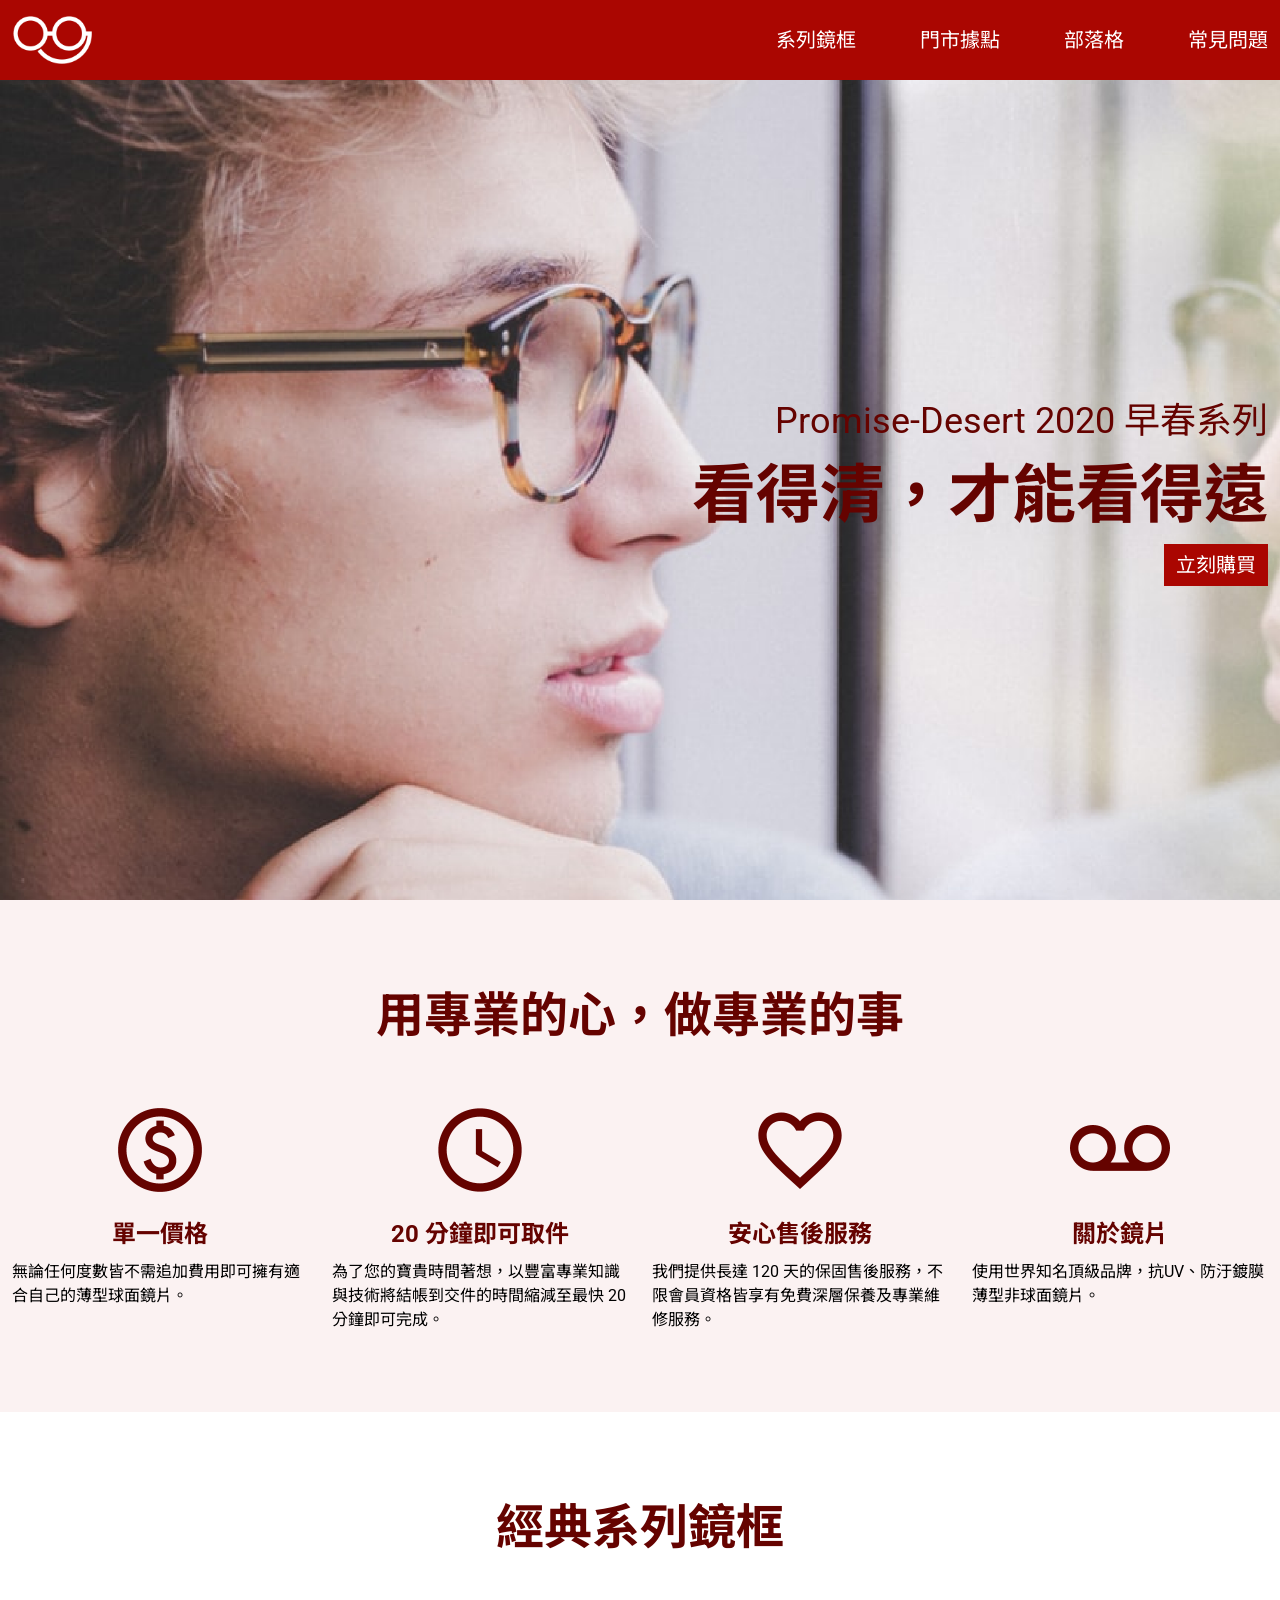
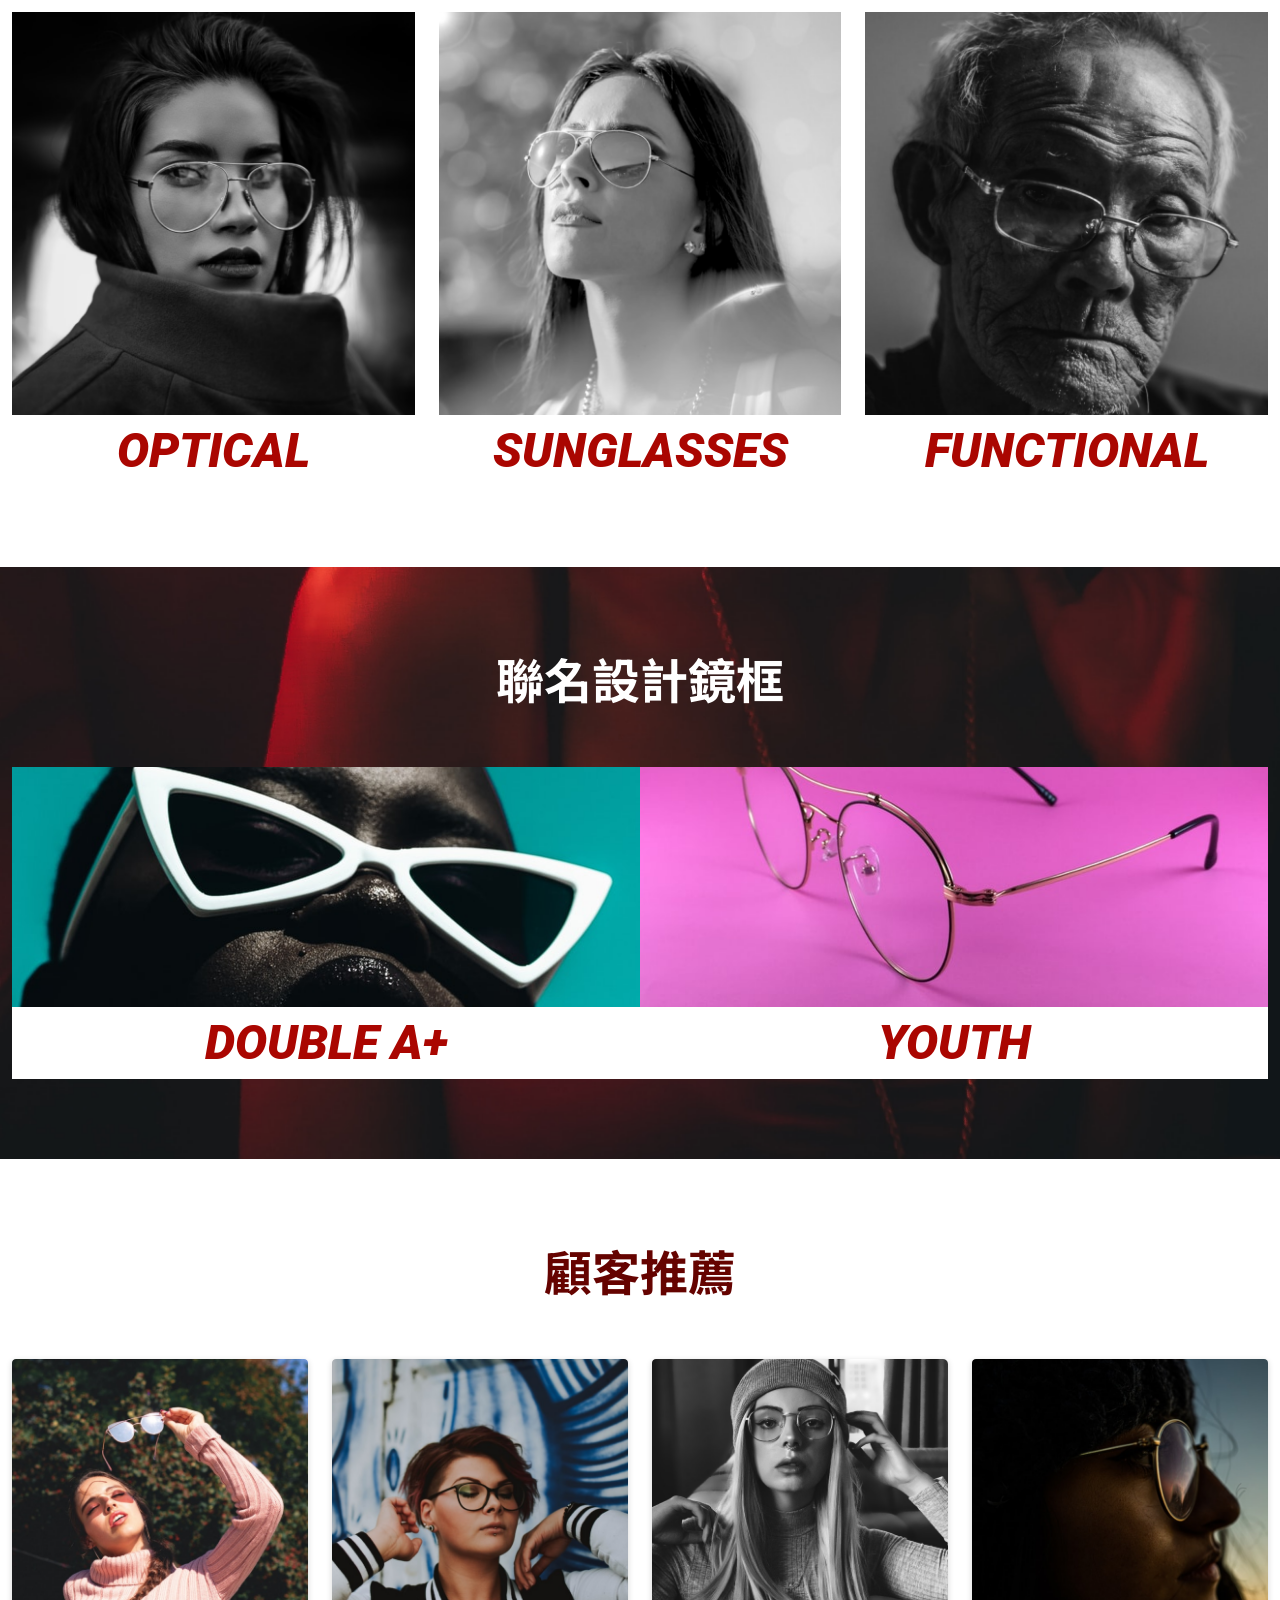
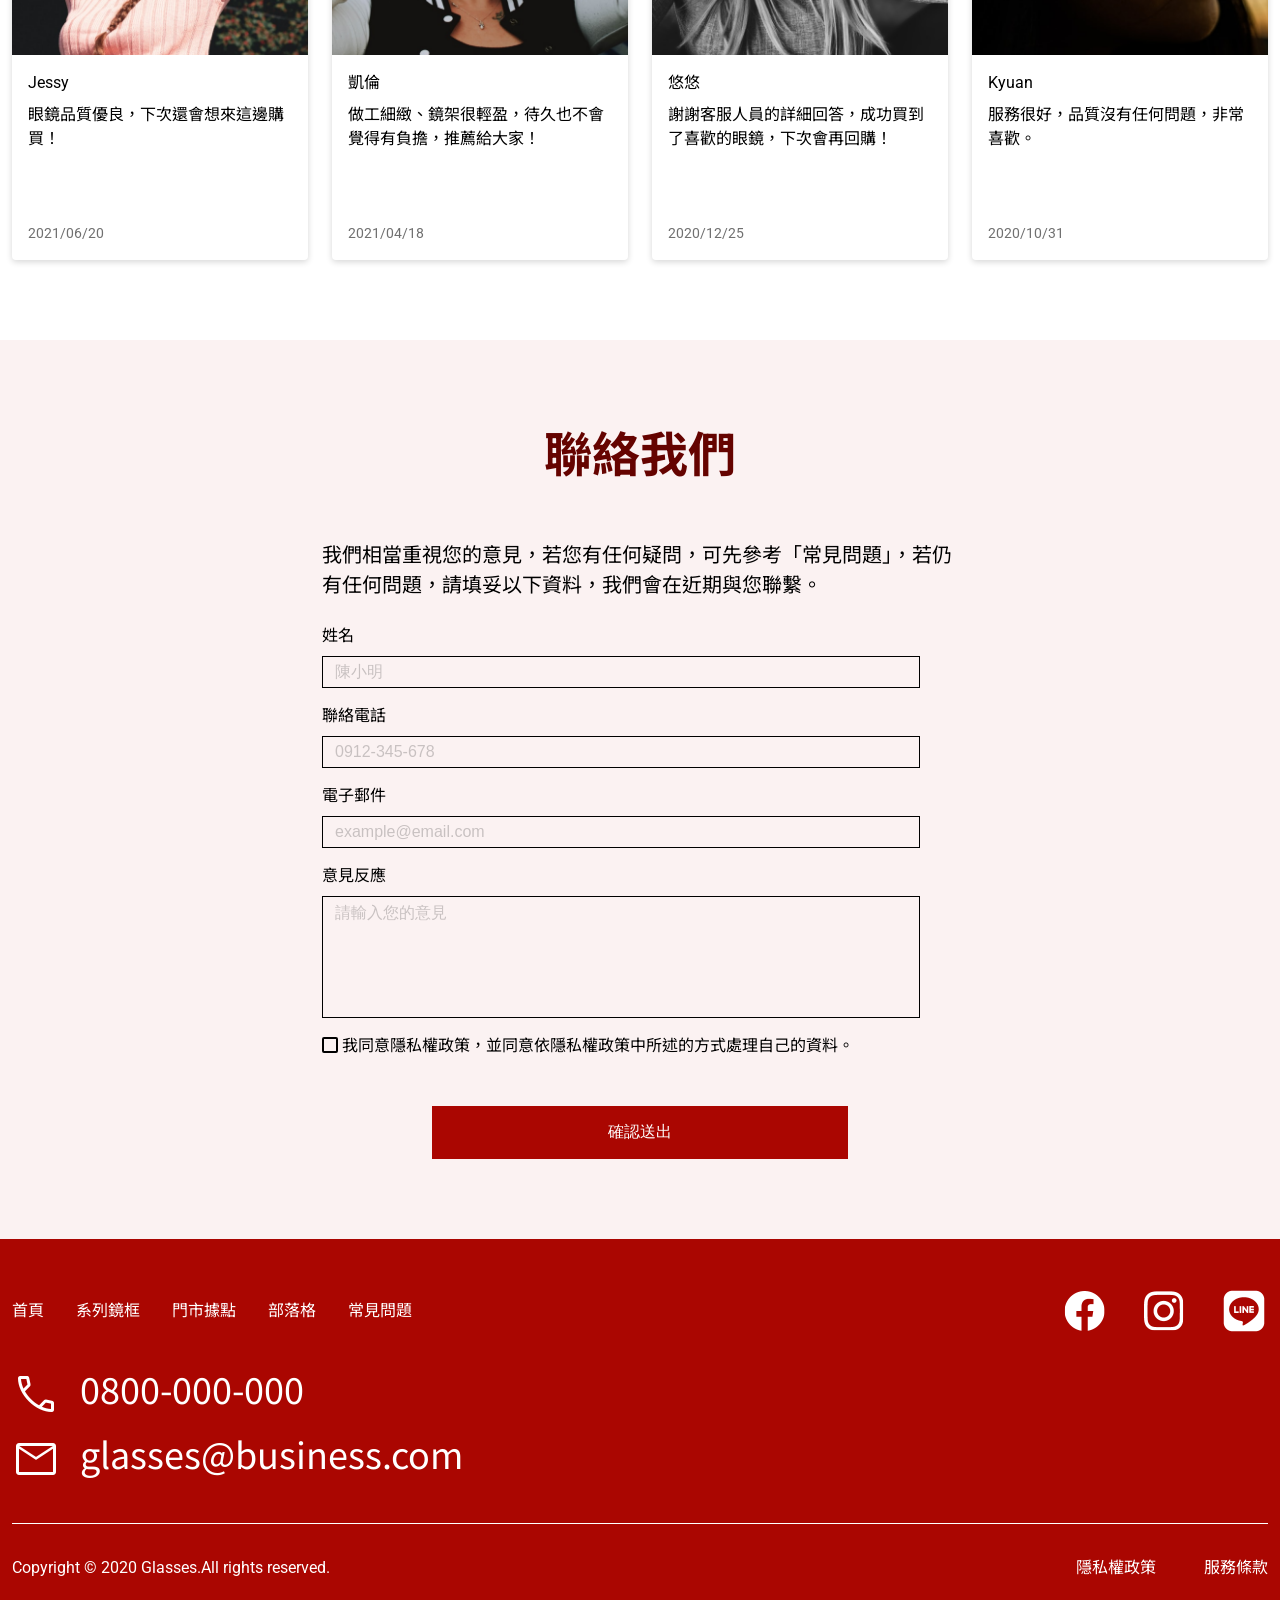
<file: week03/index.html>
<!DOCTYPE html>
<html lang="en">
<head>
    <meta charset="UTF-8">
    <meta name="viewport" content="width=device-width, initial-scale=1.0">
    <title>week03</title>
    <link rel="stylesheet" href="./css/style.css">
    <link
      rel="stylesheet"
      href="https://fonts.googleapis.com/css2?family=Material+Symbols+Outlined:opsz,wght,FILL,GRAD@48,400,0,0"
    />
</head>
<body>
  <!--header區-->
    <header class="header bg-dark">
      <div class="container header-wrapper d-flex">
        <a href="#" class="logo"><img src="./img/logo-white.png" alt="Logo"></a>
        <ul class="nav d-flex">
          <li class="nav-item"><a href="#">系列鏡框</a></li>
          <li class="nav-item"><a href="#">門市據點</a></li>
          <li class="nav-item"><a href="#">部落格</a></li>
          <li class="nav-item"><a href="#" class="pr-0">常見問題</a></li>
        </ul>
      </div>
    </header>

    <main>
      <!--banner區-->
      <section class="banner">
        <div class="container banner-wrapper">
          <h2 class="banner-subtitle">Promise-Desert 2020 早春系列</h2>
          <h1 class="banner-title">看得清，才能看得遠</h1>
          <a href="#" class="banner-link">立刻購買</a>
        </div>
      </section>

      <!--feature區-->
      <section class="feature content-padding bg-light">
        <div class="container">
          <h3 class="index-title">用專業的心，做專業的事</h3>
          <ul class="feature-list">
            <li class="card">
              <div class="card-header text-center">
                <img src="./img/home-section2-1.png" alt="費用icon" class="card-img">
                <h4 class="card-title">單一價格</h4>
              </div>
              <p>無論任何度數皆不需追加費用即可擁有適合自己的薄型球面鏡片。</p>
            </li>
            <li class="card">
              <div class="card-header text-center">
                <img src="./img/home-section2-2.png" alt="時間icon" class="card-img">
                <h4 class="card-title">20 分鐘即可取件</h4>
              </div>
              <p>為了您的寶貴時間著想，以豐富專業知識與技術將結帳到交件的時間縮減至最快 20 分鐘即可完成。</p>
            </li>
            <li class="card">
              <div class="card-header text-center">
                <img src="./img/home-section2-3.png" alt="愛心icon" class="card-img">
                <h4 class="card-title">安心售後服務</h4>
              </div>
              <p>我們提供長達 120 天的保固售後服務，不限會員資格皆享有免費深層保養及專業維修服務。</p>
            </li>
            <li class="card">
              <div class="card-header text-center">
                <img src="./img/home-sectioin2-4.png" alt="鏡片icon" class="card-img">
                <h4 class="card-title">關於鏡片</h4>
              </div>
              <p>使用世界知名頂級品牌，抗UV、防汙鍍膜薄型非球面鏡片。</p>
            </li>
          </ul>
        </div>
      </section>

      <!--"經典系列"區-->
      <section class="classic content-padding">
        <div class="container">
          <h3 class="index-title">經典系列鏡框</h3>
          <ul class="classic-list">
            <li class="card">
              <img src="./img/home-section3-1.png" alt="OPTICAL" class="card-img">
              <h4 class="card-title">OPTICAL</h4>
            </li>
            <li class="card">
              <img src="./img/home-section3-2.png" alt="SUNGLASSES" class="card-img">
              <h4 class="card-title">SUNGLASSES</h4>
            </li>
            <li class="card">
              <img src="./img/home-section3-3.png" alt="FUNCTIONAL" class="card-img">
              <h4 class="card-title">FUNCTIONAL</h4>
            </li>
          </ul>
        </div>
      </section>

      <!--"聯名設計"區-->
      <section class="cobrand content-padding">
        <div class="container">
          <h3 class="index-title text-white">聯名設計鏡框</h3>
            <ul class="cobrand-list">
              <li class="card">
                <div class="card-img card-img-double"></div>
                <h4 class="card-title">DOUBLE A+</h4>
              </li>
              <li class="card">
                <div class="card-img card-img-youth"></div>
                <h4 class="card-title">YOUTH</h4>
              </li>
            </ul>          
        </div>
      </section>


      <!--顧客推薦區-->
      <section class="recommend content-padding">
        <div class="container">
          <h3 class="index-title">顧客推薦</h3>
          <ul class="recommend-list">
            <li class="card">
              <img src="./img/home-section5-1.png" alt="Jessy照片" class="card-img">
              <div class="card-body">
                <div class="card-desc">
                  <h4 class="card-title">Jessy</h4>
                  <p>眼鏡品質優良，下次還會想來這邊購買！</p>
                </div>
                <time class="card-time">2021/06/20</time>
              </div>
            </li>
            <li class="card">
              <img src="./img/home-section5-2.png" alt="凱倫照片" class="card-img">
              <div class="card-body">
                <div class="card-desc">
                  <h4 class="card-title">凱倫</h4>
                  <p>做工細緻、鏡架很輕盈，待久也不會覺得有負擔，推薦給大家！</p>
                </div>
                <time class="card-time">2021/04/18</time>
              </div>
            </li>
            <li class="card">
              <img src="./img/home-section5-3.png" alt="悠悠照片" class="card-img">
              <div class="card-body">
                <div class="card-desc">
                  <h4 class="card-title">悠悠</h4>
                  <p>謝謝客服人員的詳細回答，成功買到了喜歡的眼鏡，下次會再回購！</p>
                </div>
                <time class="card-time">2020/12/25</time>
              </div>
            </li>
            <li class="card">
              <img src="./img/home-section5-4.png" alt="Kyuan照片" class="card-img">
              <div class="card-body">
                <div class="card-desc">
                  <h4 class="card-title">Kyuan</h4>
                  <p>服務很好，品質沒有任何問題，非常喜歡。</p>
                </div>
                <time class="card-time">2020/10/31</time>
              </div>
            </li>
          </ul>
        </div>
      </section>

      <!--聯絡我們區-->
      <section class="contact content-padding bg-light">
        <div class="container">
          <div class="contact-form">
            <h3 class="index-title">聯絡我們</h3>
            <p class="contact-desc">我們相當重視您的意見，若您有任何疑問，可先參考「常見問題」，若仍有任何問題，請填妥以下資料，我們會在近期與您聯繫。</p>
            <form action="">
              <ul class="contact-list">
                <li>
                  <label for="name" class="contact-form-label">姓名</label>
                  <input type="text" id="name" placeholder="陳小明" class="contact-form-input">
                </li>
                <li>
                  <label for="phone" class="contact-form-label">聯絡電話</label>
                  <input type="tel" id="phone" placeholder="0912-345-678" class="contact-form-input">
                </li>
                <li>
                  <label for="email" class="contact-form-label">電子郵件</label>
                  <input type="email" id="email" placeholder="example@email.com" class="contact-form-input">
                </li>
                <li>
                  <label for="comment" class="contact-form-label">意見反應</label>
                  <textarea id="comment" placeholder="請輸入您的意見" class="contact-form-input" rows="6"></textarea>
                </li>
                <li class="agree-item">
                  <input type="checkbox" name="" id="agree">
                  <label for="agree">我同意隱私權政策，並同意依隱私權政策中所述的方式處理自己的資料。</label>
                </li>
              </ul>
              <button type="submit" class="contact-form-btn">確認送出</button>
            </form>
          </div>
        </div>
      </section>
    </main>

    <!--footer區-->
    <footer class="footer bg-dark">
      <div class="container-md-fluid">
        <div class="footer-header">
          <div>
            <ul class="nav d-flex">
              <li class="nav-item"><a href="#" class="p1-0">首頁</a></li>
              <li class="nav-item"><a href="#" class="p1-0">系列鏡框</a></li>
              <li class="nav-item"><a href="#" class="p1-0">門市據點</a></li>
              <li class="nav-item"><a href="#" class="p1-0">部落格</a></li>
              <li class="nav-item"><a href="#" class="p1-0">常見問題</a></li>
            </ul>
            <ul class="contact-list">
              <li><a href="tel:+0800-000-000"><span class="material-symbols-outlined"> call </span>0800-000-000</a></li>
              <li><a href="mailto:glasses@business.com"><samp class="material-symbols-outlined"> mail </samp>glasses@business.com</a></li>
            </ul>
          </div>
          <ul class="social-list d-flex">
            <li><a href="#"><img src="./img/ic-social-fb.png" alt="FB icon"></a></li>
            <li><a href="#"><img src="./img/ic_social_ig.png" alt="ins icon"></a></li>
            <li><a href="#" class="pr-0"><img src="./img/ic_social_line.png" alt="line icon"></a></li>
          </ul>
        </div>
        <div class="d-flex copyright">
          <p class="copyright-text">Copyright © 2020 Glasses.All rights reserved.</p>
          <ul class="d-flex privacy-list">
            <li><a href="#">隱私權政策</a></li>
            <li><a href="#" class="pr-0">服務條款</a></li>
          </ul>
        </div>
      </div>
    </footer>
</body>
</html>
</file>
<file: week03/css/style.css>
@import url("https://fonts.googleapis.com/css2?family=Noto+Sans+TC:wght@100..900&family=Roboto:ital,wght@0,100;0,300;0,400;0,500;0,700;0,900;1,100;1,300;1,400;1,500;1,700;1,900&display=swap");


@import "CSS-reset.css"; /*引入cssReset*/
@import "Base.css"; /*引入基本設定*/ 


/* variables 變數
顏色變數區
(利用變數設定顏色的好處，修改時不需要尋找散落在各處的設定語法)*/
:root{
    --primary: #aa0601; /*主色*/
    --secondary: #650300; /*輔色*/
    --bg-light: #fbf2f2; /*背景色*/
}

/*layout 設計*/

/*header區*/
.header{
    color: white;
    padding:16px 0; /*稍微撐大使用者體驗較好*/
    width: 100%;
}

.header .logo{
    position: relative; /*相對配置，以自己原本顯現的位置為基準位置*/
    width: 80px;
    height:48px;
    text-indent: 100%; /**/
    overflow: hidden; /**/
    background-image: url("../img/logo-white.png");
    background-size: contain; /**/
    background-repeat: no-repeat; /**/
    background-position: center; /**/
}

.header .logo .a{
    position:absolute; /*絕對配置*/
    left:0;
    width: 100%;
    height: 100%;
}

.header-wrapper{ /*排列方式*/
    justify-content: space-between;
    align-items: center;
}

.header .nav{ /*字體大小*/
    font-size: 20px;
}

.header .nav-item a{ /*撐高區塊增加使用者體驗*/
    padding: 8px 32px;
}

/*在寬度766px以下，修正成下方設定*/
@media (max-width: 767px){
    .header{
        padding: 0;
    }

    .header .logo{
        margin: 16px 12px;
    }

    .header-wrapper{
        flex-direction: column; /**/
        align-items: flex-start; /**/
    }

    .header .nav{
        flex-wrap: wrap;
        width: 100%;
    }

    .header .nav-item{
        text-align: center;
        padding: 0;
        width: 50%;
    }

    .header .nav-item a{
        width: 100%;
        padding: 12px 0;
        border: solid 1px white;
    }
}


/*footer區*/

.footer{
    padding-top: 48px;
    padding-bottom: 32px;
    color: white;
}

.footer-header {
    display: flex;
    justify-content: space-between;
    border-bottom: solid 1px white;
    padding-bottom: 32px;
    margin-bottom: 32px;
}

.footer .nav {
    margin-bottom: 26px;
}

.footer .nav-item a {
    padding: 12px 32px;
}

.footer .social-list a {
    padding: 0 16px;
}

.footer .social-list img {
    width: 48px;
}

.footer .contact-list {
    font-size: 36px;
    font-family: "Noto Sans TC", sans-serif;
}

.footer .contact-list .material-symbols-outlined {
    font-size: 48px;
    vertical-align: middle;
    margin-right: 20px;
}

.footer .contact-list li:not(last-child) {
    margin-bottom: 8px;
}

.footer .copyright {
    justify-content: space-between;
}

.footer .copyright-text {
    margin-bottom: 4px;
}

.footer .privacy-list a {
    padding:  0 24px;
}

/*在寬度992px以下，修正成下方設定*/
@media (max-width: 992px) {
    .footer .social-list a {
      padding: 0 8px;
    }
  }


/*在寬度767px以下，修正成下方設定*/
@media (max-width: 767px) {
    
    .footer .nav {
        display: none;
    }

    .footer .contact-list {
        font-size: 16px;
    }

    .footer .social-list img {
        width:24px;
    }

    .footer .contact-list .material-symbols-outlined{
        font-size: 24px;
        margin-right: 8px;
    }

    .footer .copyright {
        flex-direction: column;
    }

    .footer .copyright {
        flex-direction: column;
    }

    .footer .privacy-list {
        flex-direction: column;
    }

    .footer .privacy-list a {
        padding: 4px 0;
    }
}

/*pages區*/

/*banner區設定*/
.banner {
    color: var(--secondary); /*顏色用變數設定*/
    background-image: url("../img/home-header.png");
    background-size: cover; /*調整圖片大小*/
    height: calc(100vh - 80px); /*計算*/
}

.banner-wrapper{
    height: 100%;
    display: flex;
    flex-direction: column;
    justify-content: center;
    align-items: flex-end;
}

.banner-title {
    font-size: 64px;
    font-weight: 700;
}

.banner-subtitle {
    font-size: 36px;
}

.banner-link { /*"立刻購買的設定"*/
    padding: 6px 12px;
    color: white;
    background: var(--primary);
    font-size: 20px;
}

/*在寬度992px以下，修正成下方設定*/
@media (max-width: 992px) {
    .banner{
        background-image: url("../img/home-header-sm.png");
    }
}

@media (max-width: 767px) {
    .banner-title{
        font-size:24px;
    }

    .banner-subtitle{
        font-size: 16px;
    }
}

/*feature區設定*/
.feature-list { /*標題文字、卡片排列設定*/
    display: flex;
    flex-wrap: wrap;
    gap: 24px;
}

.feature-list .card {
    width: calc(25% - 18px);
}

@media (max-width: 992px) {
    .feature-list .card {
        width: calc(50% - 12px);
    }
}

@media (max-width: 576px) {
    .feature-list {
        display: flex;
        flex-wrap: wrap;
        gap: 32px;
    }

    .feature-list .card{
        width: 100%;
    }
}

.feature-list .card-header {/*文字排版設定*/
    margin-bottom: 8px;
}

.feature-list .card-title {/*卡片標題格式設定*/
    font-size: 24px;
    font-weight: 700;
    color: var(--secondary);
}

.feature-list .card-img { /*卡片圖案格式設定*/
    width:100px;
    margin-bottom: 16px;
}


/*經典系列設定*/
/*.classic{
    width:100%;
}*/

.classic-list{ /*經典鏡框圖片外框區*/
    display: flex;
    gap: 24px;
}

.classic-list .card-title{ /*標題文字設定*/
    font-size: 48px;
    color: var(--primary);
    font-style: italic;
    font-weight: 900;
    text-align: center;
}

@media (max-width: 992px) {
    .classic-list {
        align-items: center;
        flex-direction: column;
        flex-wrap: wrap;
    }

    
    .classic-list .card {
        max-width: 336px;
    }
}

@media (max-width: 576px) {
    .classic-list .card {
        max-width: 348px;
    }
}

/*顧客推薦區設定*/
.recommend-list {
    display: flex;
    gap: 24px;
}

.recommend-list .card {
    box-shadow: 0px 2px 6px #00000029;
    border-radius: 4px;
    display: flex;
    flex-direction: column;
}

.recommend-list .card-body { /*卡片中間區*/
    padding: 16px;
    display: flex;
    flex-direction: column;
    height: 100%;
}

.recommend-list .card-desc { 
    margin-bottom: 72px;
}

.recommend-list .card-title {
    margin-bottom: 8px;
}

.recommend-list .card-time {
    color: #707070;
    font-size: 14px;
    margin-top: auto;
}

@media (max-width: 992px) {
    .recommend .recommend-list {
        flex-wrap: wrap;
    }

    .recommend .recommend-list .card {
        width: calc(50% - 12px);
    }
}

@media (max-width: 576px) {
    .recommend .recommend-list {
        flex-wrap: wrap;
    }

    .recommend .recommend-list .card {
        width: 100%;
    }
}


/*聯名設計設定區*/
.cobrand { /*純文字D+Y區背景設定*/
    background-image: url("../img/index-bg.png");
    background-size: cover;
}

.cobrand-list {
    display: flex;
}

.cobrand-list .card {
    width: 50%
}

.cobrand-list .card-title {
    font-size: 48px;
    font-style: italic;
    color: var(--primary);
    font-weight: 900;
    text-align: center;
    background: white;
}

.cobrand-list .card-img {
    height: 240px;
    background-position: center;
}

.cobrand-list .card-img-double { /*DOUBLE A+*/
    background-image: url("../img/home-section4-1.png");
    background-size: cover;
}

.cobrand-list .card-img-youth { /*Youth*/
    background-image: url("../img/home-section4-2.png");
    background-size: cover;
}

@media (max-width: 992px) {
    .cobrand-list {
        flex-wrap: wrap;
    }

    .cobrand-list .card {
        width: 100%;
        max-width: 696px;
    }

    .cobrand-list .card:not(last-child) {
        margin-top: 24px;
    }
}

@media (max-width: 576px) {
    .cobrand-list .card-img-double {
        background-image: url("../img/home-section4-1-sm.png");
        background-size: cover;
    }

    .cobrand-list .card-img-youth {
        background-image: url("../img/home-section4-2-sm.png");
        background-size: cover;
    }

    .cobrand-list .card-img-youth {
        background-image: url("../img/home-section4-2-sm.png");
        background-size: cover;
    }
}


/*聯絡我們區設定*/
.contact-form {
    max-width: 636px;
    margin: 0 auto;
}

@media (max-width: 992px) {
    .contact-form {
        max-width: 576px;
    }
}

.contact-desc {
    margin-bottom: 24px;
    font-size: 20px;
}

.contact-form-input {
    display: block;
    width: 90%;
    background: var(--bg-light);
    outline: 0;
    border: solid 1px black;
    padding: 6px 12px;
    font-size: 16px;
}

.contact-form-input::placeholder {
    color: rgba(0, 0, 0, 0.2);
}

.contact-form-label {
    display: block;
    margin-bottom: 8px;
}

.contact-list textarea {
    resize: none;
}

.contact-list li:not(last-child) {
    margin-bottom: 16px;
}

.contact-list .agree-item {
    margin-bottom: 48px;
}

.contact-list .agree-item input {
    display: none;
}

.contact-list .agree-item label {
    position: relative;
    padding-left: 20px;
    display: flex;
    align-items: flex-start;
}

.contact-list .agree-item label::before {
    content: "";
    display: block;
    position: absolute;
    left: 0;
    width: 16px;
    height: 16px;
    margin-top: 3px;
    border: solid 2px #000;
    background: var(--bg-light);
    border-radius: 2px;
}

.contact-list .agree-item label::after {
    content: "";
    display: none;
    position: absolute;
    left: 5px;
    top: 3px;
    width: 6px;
    height: 12px;
    border-bottom: solid 2px white;
    border-right: solid 2px white;
    transform: rotate(45deg);
}

.contact-list .agree-item input:checked ~ label::before {
    background: #000;
}

.contact-list .agree-item input::checked ~ label::after {
    display: block;
}

.contact-form-btn {
    display: block;
    width: 100%;
    max-width: 416px;
    background: var(--primary);
    color: white;
    border: none;
    padding: 16px 0px;
    margin:  0 auto;
}

.index-title { /*標題文字*/
    font-size: 48px;
    font-weight: 700;
    margin-bottom: 48px;
    text-align: center;
    color: var(--secondary);
}

.content-padding {
    padding: 80px 0;
}

@media (max-width: 576px) {
    .index-title {
        font-size: 24px;
        margin-bottom: 24px;
    }

    .cotent-padding {
        padding: 40px 0;
    }
}

/* utilities區 */

.container {
    max-width: 1320px;
    margin: 0 auto;
    padding: 0 12px;
}

@media (max-width: 992px) {
    .container {
        max-width: 720px;
    }
}

@media (max-width: 576px) {
    .container {
        max-width: 372px;
    }
}

.container-md-fluid {
    max-width: 1320px;
    padding: 0px 12px;
    margin: 0 auto;
}

.container-sm-full {
    max-width: 1320px;
    padding: 0px 12px;
    margin: 0 auto;
}

@media (max-width: 767px) {
    .container-sm-full{
        padding: 0;
    }
}

.text-center {
    text-align: center;
}

.bg-light { /*背景色*/
    background: var(--bg-light);
}

.bg-dark {
    background: var(--primary);
}

.text-white { /*純文字標題設定*/
    color: white;
}

.d-flex {
    display: flex;
}

.pr-0 {
    padding-right: 0 !important; /*積分最高，無法被覆蓋修改*/
}

.p1-0 {
    padding-left: 0 !important; /*積分最高，無法被覆蓋修改*/
}
</file>
